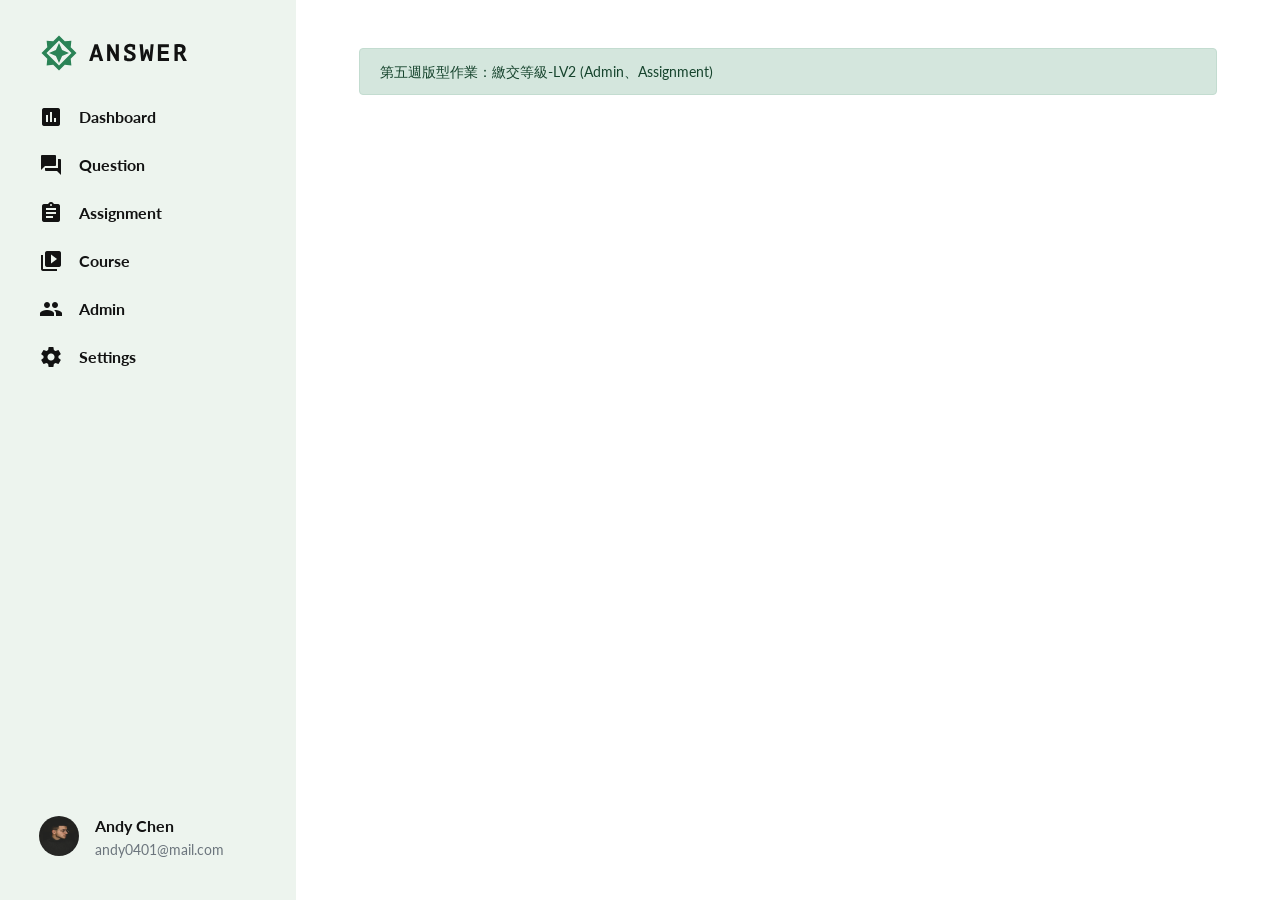
<file: index.html>
<!DOCTYPE html>
<html lang="en">

<head>
  <meta charset="UTF-8">
  <meta name="viewport" content="width=device-width, initial-scale=1.0">
  <meta http-equiv="X-UA-Compatible" content="ie=edge">
  <title>Boostrap Index</title>
  <!-- <link rel="stylesheet" href="https://cdnjs.cloudflare.com/ajax/libs/font-awesome/5.13.0/css/all.min.css" /> -->
  <link href="https://fonts.googleapis.com/icon?family=Material+Icons" rel="stylesheet">
  <link href="https://fonts.googleapis.com/css2?family=Lato:wght@400;700&display=swap" rel="stylesheet">
  <link rel="stylesheet" href="./assets/style/all.css">

</head>

<body>
  <div class="container-fluid">
    <div class="row">
      <aside class="col-2 bg-secondary d-flex sticky">
        <div class="d-flex flex-column justify-content-between">
          <ul class="list-unstyled">
            <h1 class="p-4 ">
              <a>
                <img src="./assets/images/logo-ANSWER.svg">
              </a>
            </h1>
            <li class="px-4 mb-4">
              <a class="aside-item">
                <span class="material-icons mr-3">insert_chart</span>
                Dashboard
              </a>
            </li>
            <li class="px-4 mb-4">
              <a class="aside-item"><span class="material-icons mr-3">forum</span>Question</a>
            </li>
            <li class="px-4 mb-4">
              <a id="assignment" class="aside-item" href="./assignment.html"><span class="material-icons mr-3">assignment</span>Assignment</a>
            </li>
            <li class="px-4 mb-4">
              <a class="aside-item"><span class="material-icons mr-3">video_library</span>Course</a>
            </li>
            <li class="px-4 mb-4">
              <a id="admin" class="aside-item" href="./admin.html"><span class="material-icons mr-3">people</span>Admin</a>
            </li>
            <li class="px-4 mb-4">
              <a class="aside-item"><span class="material-icons mr-3">settings</span>Settings</a>
            </li>
          </ul>
          <div class="media p-4">
            <img src="./assets/images/user-1.webp" class="mr-3 user-icon" alt="...">
            <div class="media-body">
              <h6 class="mt-0 mb-1 font-weight-bold large-font-size">Andy Chen</h6>
              <p class="text-muted">andy0401@mail.com</p>
            </div>
          </div>

      </aside>


      <main class="col p-5">
        
<div class="container">
  <div class="alert alert-primary" role="alert">
    第五週版型作業：繳交等級-LV2 (Admin、Assignment)
  </div>
</div>
      </main>

    </div>

  </div>


  <script src="./assets/js/vendors.js"></script>
  <script src="./assets/js/all.js"></script>
  <script>
    var path = window.location.pathname;
    if(path.indexOf("assignment.html")!=-1){
      var assignment = document.getElementById("assignment");
      var thisClass = assignment.getAttribute("class");
      assignment.setAttribute("class",thisClass+" aside-item--active");

      
    }
    if(path.indexOf("admin.html")!=-1){
      var admin = document.getElementById("admin");
      var thisClass = admin.getAttribute("class");
      admin.setAttribute("class",thisClass+" aside-item--active");
    }
  </script>
</body>

</html>
</file>
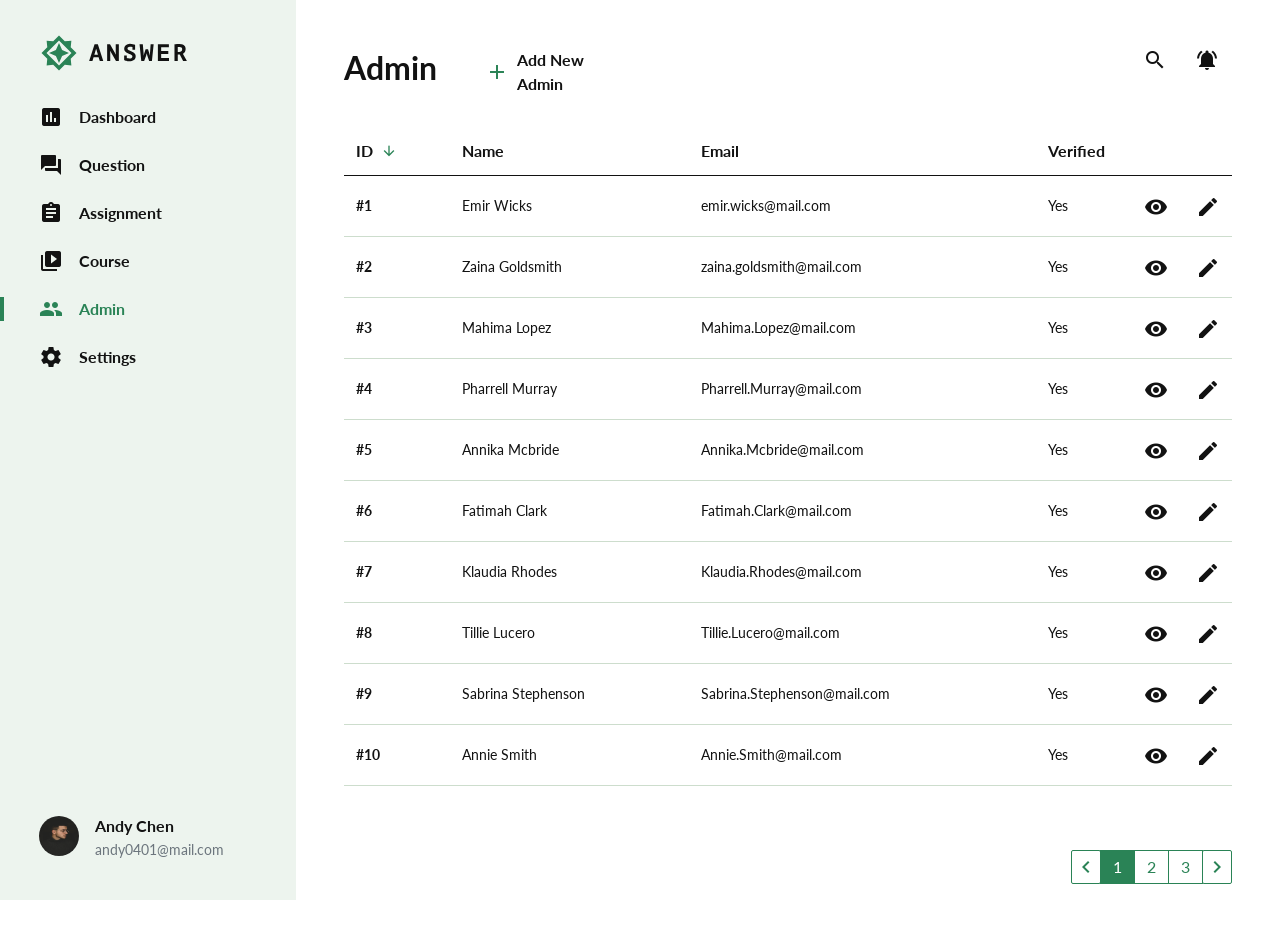
<file: admin.html>
<!DOCTYPE html>
<html lang="en">

<head>
  <meta charset="UTF-8">
  <meta name="viewport" content="width=device-width, initial-scale=1.0">
  <meta http-equiv="X-UA-Compatible" content="ie=edge">
  <title>Admin</title>
  <!-- <link rel="stylesheet" href="https://cdnjs.cloudflare.com/ajax/libs/font-awesome/5.13.0/css/all.min.css" /> -->
  <link href="https://fonts.googleapis.com/icon?family=Material+Icons" rel="stylesheet">
  <link href="https://fonts.googleapis.com/css2?family=Lato:wght@400;700&display=swap" rel="stylesheet">
  <link rel="stylesheet" href="./assets/style/all.css">

</head>

<body>
  <div class="container-fluid">
    <div class="row">
      <aside class="col-2 bg-secondary d-flex sticky">
        <div class="d-flex flex-column justify-content-between">
          <ul class="list-unstyled">
            <h1 class="p-4 ">
              <a>
                <img src="./assets/images/logo-ANSWER.svg">
              </a>
            </h1>
            <li class="px-4 mb-4">
              <a class="aside-item">
                <span class="material-icons mr-3">insert_chart</span>
                Dashboard
              </a>
            </li>
            <li class="px-4 mb-4">
              <a class="aside-item"><span class="material-icons mr-3">forum</span>Question</a>
            </li>
            <li class="px-4 mb-4">
              <a id="assignment" class="aside-item" href="./assignment.html"><span class="material-icons mr-3">assignment</span>Assignment</a>
            </li>
            <li class="px-4 mb-4">
              <a class="aside-item"><span class="material-icons mr-3">video_library</span>Course</a>
            </li>
            <li class="px-4 mb-4">
              <a id="admin" class="aside-item" href="./admin.html"><span class="material-icons mr-3">people</span>Admin</a>
            </li>
            <li class="px-4 mb-4">
              <a class="aside-item"><span class="material-icons mr-3">settings</span>Settings</a>
            </li>
          </ul>
          <div class="media p-4">
            <img src="./assets/images/user-1.webp" class="mr-3 user-icon" alt="...">
            <div class="media-body">
              <h6 class="mt-0 mb-1 font-weight-bold large-font-size">Andy Chen</h6>
              <p class="text-muted">andy0401@mail.com</p>
            </div>
          </div>

      </aside>


      <main class="col p-5">
        
<div class="row justify-content-between mb-4">
    <div class="col-4 d-flex align-items-center">
        <h2 class="font-weight-bold mr-5">
            Admin
        </h2>
        
        <a href="#" class="font-weight-bold large-font-size text-dark text-decoration-none d-flex align-items-center">
            <span class="material-icons text-primary mr-2">
                add
            </span>
            Add New Admin

        </a>
    </div>
    <div class="col-2 text-right pr-4">
        <a class="mr-4">
            <span class="material-icons">
                search
            </span>
        </a>
        <a>
            <span class="material-icons pr-1">
                notifications_active
            </span>
        </a>
    </div>
</div>
<div class="row mb-5">
    <div class="col">
        <table class="table table-hover">
            <thead class="thead">
                <tr>
                    <th scope="col">
                        <div class="d-flex align-items-center">
                            <span class="large-font-size mr-2">ID</span> <a
                                class="material-icons large-font-size text-primary">arrow_downward</a>
                        </div>
                    </th>
                    <th scope="col" class="large-font-size">Name</th>
                    <th scope="col" class="large-font-size">Email</th>
                    <th scope="col" class="large-font-size">Verified</th>

                </tr>
            </thead>
            <tbody>
                <tr>
                    <th scope="row">#1</th>
                    <td>Emir Wicks</td>
                    <td>emir.wicks@mail.com</td>
                    <td>
                        <div class="d-flex justify-content-between">
                            Yes
                            <div>
                                <span class="material-icons mr-4">
                                    remove_red_eye
                                </span>
                                <span class="material-icons">
                                    create
                                </span>
                            </div>
                        </div>
                    </td>
                </tr>
                <tr>
                    <th scope="row">#2</th>
                    <td>Zaina Goldsmith</td>
                    <td>zaina.goldsmith@mail.com</td>
                    <td>
                        <div class="d-flex justify-content-between">
                            Yes
                            <div>
                                <span class="material-icons mr-4">
                                    remove_red_eye
                                </span>
                                <span class="material-icons">
                                    create
                                </span>
                            </div>
                        </div>
                    </td>
                </tr>
                <tr>
                    <th scope="row">#3</th>
                    <td>Mahima Lopez</td>
                    <td>Mahima.Lopez@mail.com</td>
                    <td>
                        <div class="d-flex justify-content-between">
                            Yes
                            <div>
                                <span class="material-icons mr-4">
                                    remove_red_eye
                                </span>
                                <span class="material-icons">
                                    create
                                </span>
                            </div>
                        </div>
                    </td>
                </tr>
                <tr>
                    <th scope="row">#4</th>
                    <td>Pharrell Murray</td>
                    <td>Pharrell.Murray@mail.com</td>
                    <td>
                        <div class="d-flex justify-content-between">
                            Yes
                            <div>
                                <span class="material-icons mr-4">
                                    remove_red_eye
                                </span>
                                <span class="material-icons">
                                    create
                                </span>
                            </div>
                        </div>
                    </td>

                </tr>
                <tr>
                    <th scope="row">#5</th>
                    <td>Annika Mcbride</td>
                    <td>Annika.Mcbride@mail.com</td>
                    <td>
                        <div class="d-flex justify-content-between">
                            Yes
                            <div>
                                <span class="material-icons mr-4">
                                    remove_red_eye
                                </span>
                                <span class="material-icons">
                                    create
                                </span>
                            </div>
                        </div>
                    </td>
                </tr>
                <tr>
                    <th scope="row">#6</th>
                    <td>Fatimah Clark</td>
                    <td>Fatimah.Clark@mail.com</td>
                    <td>
                        <div class="d-flex justify-content-between">
                            Yes
                            <div>
                                <span class="material-icons mr-4">
                                    remove_red_eye
                                </span>
                                <span class="material-icons">
                                    create
                                </span>
                            </div>
                        </div>
                    </td>

                </tr>
                <tr>
                    <th scope="row">#7</th>
                    <td>Klaudia Rhodes</td>
                    <td>Klaudia.Rhodes@mail.com</td>
                    <td>
                        <div class="d-flex justify-content-between">
                            Yes
                            <div>
                                <span class="material-icons mr-4">
                                    remove_red_eye
                                </span>
                                <span class="material-icons">
                                    create
                                </span>
                            </div>
                        </div>
                    </td>
                </tr>
                <tr>
                    <th scope="row">#8</th>
                    <td>Tillie Lucero</td>
                    <td>Tillie.Lucero@mail.com</td>
                    <td>
                        <div class="d-flex justify-content-between">
                            Yes
                            <div>
                                <span class="material-icons mr-4">
                                    remove_red_eye
                                </span>
                                <span class="material-icons">
                                    create
                                </span>
                            </div>
                        </div>
                    </td>

                </tr>
                <tr>
                    <th scope="row">#9</th>
                    <td>Sabrina Stephenson</td>
                    <td>Sabrina.Stephenson@mail.com</td>
                    <td>
                        <div class="d-flex justify-content-between">
                            Yes
                            <div>
                                <span class="material-icons mr-4">
                                    remove_red_eye
                                </span>
                                <span class="material-icons">
                                    create
                                </span>
                            </div>
                        </div>
                    </td>

                </tr>
                <tr>
                    <th scope="row">#10</th>
                    <td>Annie Smith</td>
                    <td>Annie.Smith@mail.com</td>
                    <td>
                        <div class="d-flex justify-content-between">
                            Yes
                            <div>
                                <span class="material-icons mr-4">
                                    remove_red_eye
                                </span>
                                <span class="material-icons">
                                    create
                                </span>
                            </div>
                        </div>
                    </td>
                </tr>
            </tbody>
        </table>
    </div>
</div>
<div class="d-flex justify-content-end">

    <nav aria-label="Page navigation example">
        <ul class="pagination">
            <li class="page-item">
                <a class="page-link page-link--first radius border-primary " href="#" aria-label="Previous">
                    <span class="material-icons">chevron_left</span>
                </a>
            </li>
            <li class="page-item active"><a class="page-link border-primary large-font-size" href="#">1</a></li>
            <li class="page-item "><a class="page-link border-primary large-font-size" href="#">2</a></li>
            <li class="page-item "><a class="page-link border-primary large-font-size" href="#">3</a></li>
            <li class="page-item ">
                <a class="page-link page-link--end radius border-primary " href="#" aria-label="Next">
                    <span class="material-icons ">chevron_right</span>
                </a>
            </li>
        </ul>
    </nav>

</div>
      </main>

    </div>

  </div>


  <script src="./assets/js/vendors.js"></script>
  <script src="./assets/js/all.js"></script>
  <script>
    var path = window.location.pathname;
    if(path.indexOf("assignment.html")!=-1){
      var assignment = document.getElementById("assignment");
      var thisClass = assignment.getAttribute("class");
      assignment.setAttribute("class",thisClass+" aside-item--active");

      
    }
    if(path.indexOf("admin.html")!=-1){
      var admin = document.getElementById("admin");
      var thisClass = admin.getAttribute("class");
      admin.setAttribute("class",thisClass+" aside-item--active");
    }
  </script>
</body>

</html>
</file>
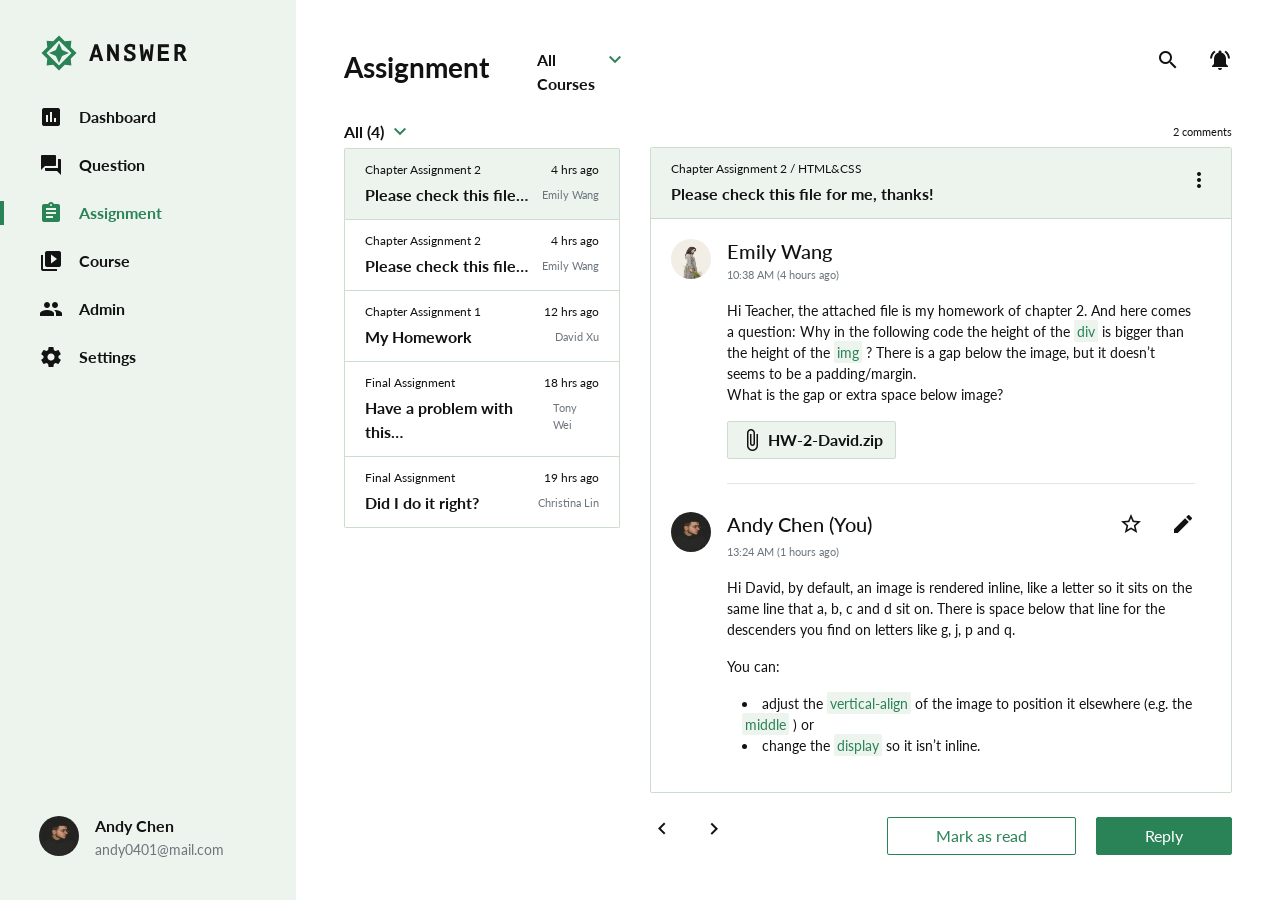
<file: assignment.html>
<!DOCTYPE html>
<html lang="en">

<head>
  <meta charset="UTF-8">
  <meta name="viewport" content="width=device-width, initial-scale=1.0">
  <meta http-equiv="X-UA-Compatible" content="ie=edge">
  <title>Assignment</title>
  <!-- <link rel="stylesheet" href="https://cdnjs.cloudflare.com/ajax/libs/font-awesome/5.13.0/css/all.min.css" /> -->
  <link href="https://fonts.googleapis.com/icon?family=Material+Icons" rel="stylesheet">
  <link href="https://fonts.googleapis.com/css2?family=Lato:wght@400;700&display=swap" rel="stylesheet">
  <link rel="stylesheet" href="./assets/style/all.css">

</head>

<body>
  <div class="container-fluid">
    <div class="row">
      <aside class="col-2 bg-secondary d-flex sticky">
        <div class="d-flex flex-column justify-content-between">
          <ul class="list-unstyled">
            <h1 class="p-4 ">
              <a>
                <img src="./assets/images/logo-ANSWER.svg">
              </a>
            </h1>
            <li class="px-4 mb-4">
              <a class="aside-item">
                <span class="material-icons mr-3">insert_chart</span>
                Dashboard
              </a>
            </li>
            <li class="px-4 mb-4">
              <a class="aside-item"><span class="material-icons mr-3">forum</span>Question</a>
            </li>
            <li class="px-4 mb-4">
              <a id="assignment" class="aside-item" href="./assignment.html"><span class="material-icons mr-3">assignment</span>Assignment</a>
            </li>
            <li class="px-4 mb-4">
              <a class="aside-item"><span class="material-icons mr-3">video_library</span>Course</a>
            </li>
            <li class="px-4 mb-4">
              <a id="admin" class="aside-item" href="./admin.html"><span class="material-icons mr-3">people</span>Admin</a>
            </li>
            <li class="px-4 mb-4">
              <a class="aside-item"><span class="material-icons mr-3">settings</span>Settings</a>
            </li>
          </ul>
          <div class="media p-4">
            <img src="./assets/images/user-1.webp" class="mr-3 user-icon" alt="...">
            <div class="media-body">
              <h6 class="mt-0 mb-1 font-weight-bold large-font-size">Andy Chen</h6>
              <p class="text-muted">andy0401@mail.com</p>
            </div>
          </div>

      </aside>


      <main class="col p-5">
        
<div class="row justify-content-between mb-4">
    <div class="col-4 d-flex align-items-center">
        <h3 class="font-weight-bold mr-5">
            Assignment
        </h3>
        <a href="#" class="d-flex text-decoration-none">
            <span class="font-weight-bold large-font-size text-dark mr-2">
                All Courses
            </span>
            <span class="material-icons text-primary">
                keyboard_arrow_down
            </span>
        </a>
    </div>
    <div class="col-2 text-right">
        <a class="mr-4">
            <span class="material-icons">
                search
            </span>
        </a>
        <a>
            <span class="material-icons">
                notifications_active
            </span>
        </a>
    </div>
</div>

<div class="row">
    <div class="col-md-4">
        <div class="mb-1 d-flex">
            <span class="font-weight-bold large-font-size mr-1">All (4)</span>
            <span class="material-icons text-primary">
                keyboard_arrow_down
            </span>
        </div>
        <ul class="list-group">
            <li class="list-group-item border-light bg-secondary">
                <div>
                    <div class="d-flex justify-content-between mb-1">
                        <div class="small-font-size">Chapter Assignment 2</div>
                        <div class="small-font-size">4 hrs ago</div>
                    </div>
                    <div class="d-flex justify-content-between">
                        <div class="font-weight-bold large-font-size">Please check this file…</div>
                        <small class="text-muted  pt-1">Emily Wang</small>
                    </div>
                </div>
            </li>
            <li class="list-group-item border-light">
                <div>
                    <div class="d-flex justify-content-between mb-1">
                        <div class="small-font-size">Chapter Assignment 2</div>
                        <div class="small-font-size">4 hrs ago</div>
                    </div>
                    <div class="d-flex justify-content-between">
                        <div class="font-weight-bold large-font-size">Please check this file…</div>
                        <small class="text-muted pt-1">Emily Wang</small>
                    </div>
                </div>
            </li>
            <li class="list-group-item border-light">
                <div>
                    <div class="d-flex justify-content-between mb-1">
                        <div class="small-font-size">Chapter Assignment 1</div>
                        <div class="small-font-size">12 hrs ago</div>
                    </div>
                    <div class="d-flex justify-content-between">
                        <div class="font-weight-bold large-font-size">My Homework</div>
                        <small class="text-muted pt-1">David Xu</small>
                    </div>
                </div>
            </li>
            <li class="list-group-item border-light">
                <div>
                    <div class="d-flex justify-content-between mb-1">
                        <div class="small-font-size">Final Assignment</div>
                        <div class="small-font-size">18 hrs ago</div>
                    </div>
                    <div class="d-flex justify-content-between">
                        <div class="font-weight-bold large-font-size">Have a problem with this…</div>
                        <small class="text-muted pt-1">Tony Wei</small>
                    </div>
                </div>
            </li>
            <li class="list-group-item border-light">
                <div>
                    <div class="d-flex justify-content-between mb-1">
                        <div class="small-font-size">Final Assignment</div>
                        <div class="small-font-size">19 hrs ago</div>
                    </div>
                    <div class="d-flex justify-content-between">
                        <div class="font-weight-bold large-font-size">Did I do it right?</div>
                        <small class="text-muted pt-1">Christina Lin</small>
                    </div>
                </div>
            </li>
        </ul>
    </div>
    <div class="col-md-8">
        <div class="row two-comment">
            <div class="col text-right">
                <small class="d-inline-block">2 comments</small>
            </div>
        </div>

        <div class="card border-light mb-3 radius">
            <div class="card-header bg-secondary">
                <div class="d-flex justify-content-between">
                    <div>
                        <div class="small-font-size mb-1">Chapter Assignment 2 / HTML&CSS</div>
                        <div class="font-weight-bold large-font-size">Please check this file for me, thanks!</div>
                    </div>
                    <div class="d-flex align-items-center">
                        <a>
                            <span class="d-inline-block material-icons">more_vert</span>
                        </a>
                    </div>
                </div>
            </div>
            <div class="card-body">
                <ul class="list-unstyled ">
                    <li class="media">
                        <img src="./assets/images/user-2.webp" class="mr-3 user-icon" alt="...">
                        <div class="media-body pr-3">
                            <div class="mb-3">
                                <h5 class="mt-0 mb-0">Emily Wang</h5>
                                <small class="text-muted ">10:38 AM (4 hours ago)</small>

                            </div>
                            <div>
                                <p>
                                    Hi Teacher, the attached file is my homework of chapter 2. And here comes a
                                    question:
                                    Why in the following code the height of the <mark>div</mark> is bigger than the
                                    height
                                    of the <mark>img</mark> ?
                                    There is a gap below the image, but it doesn’t seems to be a padding/margin.
                                    <br />What is the gap or extra space below image?
                                </p>
                            </div>
                            <button type="button"
                                class="btn btn-secondary border border-light radius d-flex align-items-center mb-4"><span
                                    class="material-icons mr-1">attach_file</span><span
                                    class="font-weight-bold">HW-2-David.zip</span></button>
                            <hr class="mb-1">
                        </div>
                    </li>

                    <li class="media mt-4">
                        <img src="./assets/images/user-1.webp" class="mr-3 user-icon" alt="...">
                        <div class="media-body pr-3">
                            <div class="d-flex justify-content-between mb-3">
                                <div>
                                    <h5 class="mt-0 mb-1">Andy Chen (You)</h5>
                                    <small class="text-muted ">13:24 AM (1 hours ago)</small>
                                </div>
                                <div>
                                    <a>
                                        <span class="material-icons mr-4">star_border</span>
                                    </a>
                                    <a>
                                        <span class="material-icons">edit</span>
                                    </a>
                                </div>
                            </div>

                            <div>
                                <p>
                                    Hi David, by default, an image is rendered inline, like a letter so it sits on the
                                    same
                                    line that a, b, c and d sit on. There is space below that line for the descenders
                                    you
                                    find on letters like g, j, p and q.
                                </p>
                                <p>
                                    You can:
                                </p>

                                <ul class="list-item-disc list-item-inside ul-padding">
                                    <li>adjust the <mark>vertical-align</mark> of the image to position it elsewhere
                                        (e.g. the <mark>middle</mark> ) or 　</li>
                                    <li>change the <mark>display</mark> so it isn’t inline.</li>
                                </ul>


                            </div>
                        </div>
                    </li>

                </ul>
            </div>
        </div>
        <div class="row">
            <div class="col">
                <div class="d-flex justify-content-between py-2">
                    <div>
                        <a>
                            <span class="material-icons mr-4 align-middle">
                                keyboard_arrow_left
                            </span>
                        </a>
                        <a>
                            <span class="material-icons align-middle">
                                keyboard_arrow_right
                            </span>
                        </a>
                    </div>
                    <div class="">
                        <button type="button" class="btn btn-outline-primary radius mr-3 px-5">Mark as read</button>
                        <button type="button" class="btn btn-primary radius px-5">Reply</button>
                    </div>
                </div>
            </div>
        </div>
    </div>
</div>
      </main>

    </div>

  </div>


  <script src="./assets/js/vendors.js"></script>
  <script src="./assets/js/all.js"></script>
  <script>
    var path = window.location.pathname;
    if(path.indexOf("assignment.html")!=-1){
      var assignment = document.getElementById("assignment");
      var thisClass = assignment.getAttribute("class");
      assignment.setAttribute("class",thisClass+" aside-item--active");

      
    }
    if(path.indexOf("admin.html")!=-1){
      var admin = document.getElementById("admin");
      var thisClass = admin.getAttribute("class");
      admin.setAttribute("class",thisClass+" aside-item--active");
    }
  </script>
</body>

</html>
</file>
